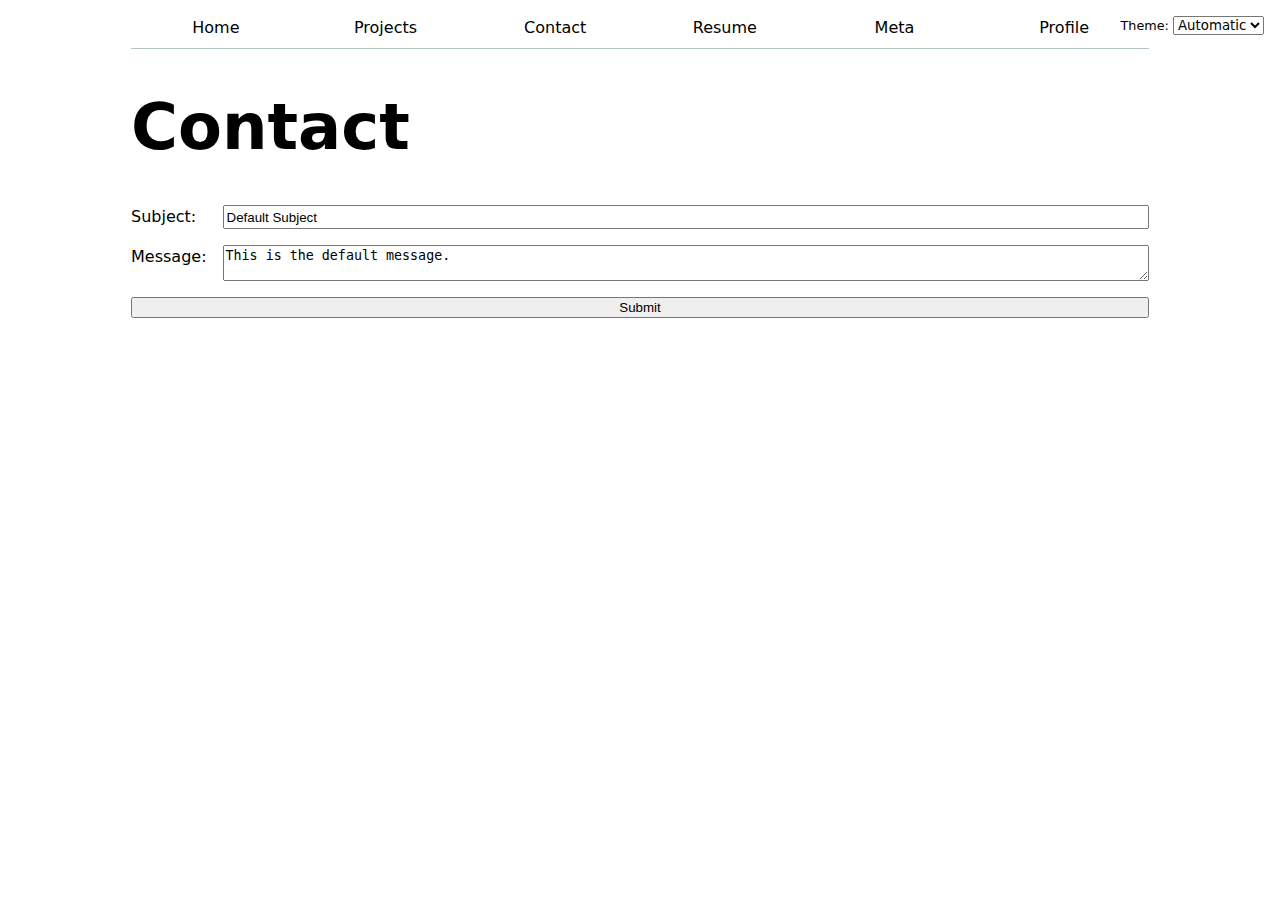
<file: contact/index.html>
<!DOCTYPE html>
<html lang="en">
<head>
    <meta charset="UTF-8">
    <meta name="viewport" content="width=device-width, initial-scale=1.0">
    <title>Contact</title>
    <link rel="stylesheet" href="../style.css">
    <script src="../global.js" type="module"></script>
</head>
<body>
    <h1>
        Contact
    </h1>
    <form action="mailto:adisurapaneni@gmail.com">
        <label>
            Subject:
            <input name="subject" value="Default Subject">
        </label>
        <label>
            Message:
            <textarea name="body">This is the default message.</textarea>
        </label>
        <button>Submit</button>
    </form>
</body>
</html>
</file>
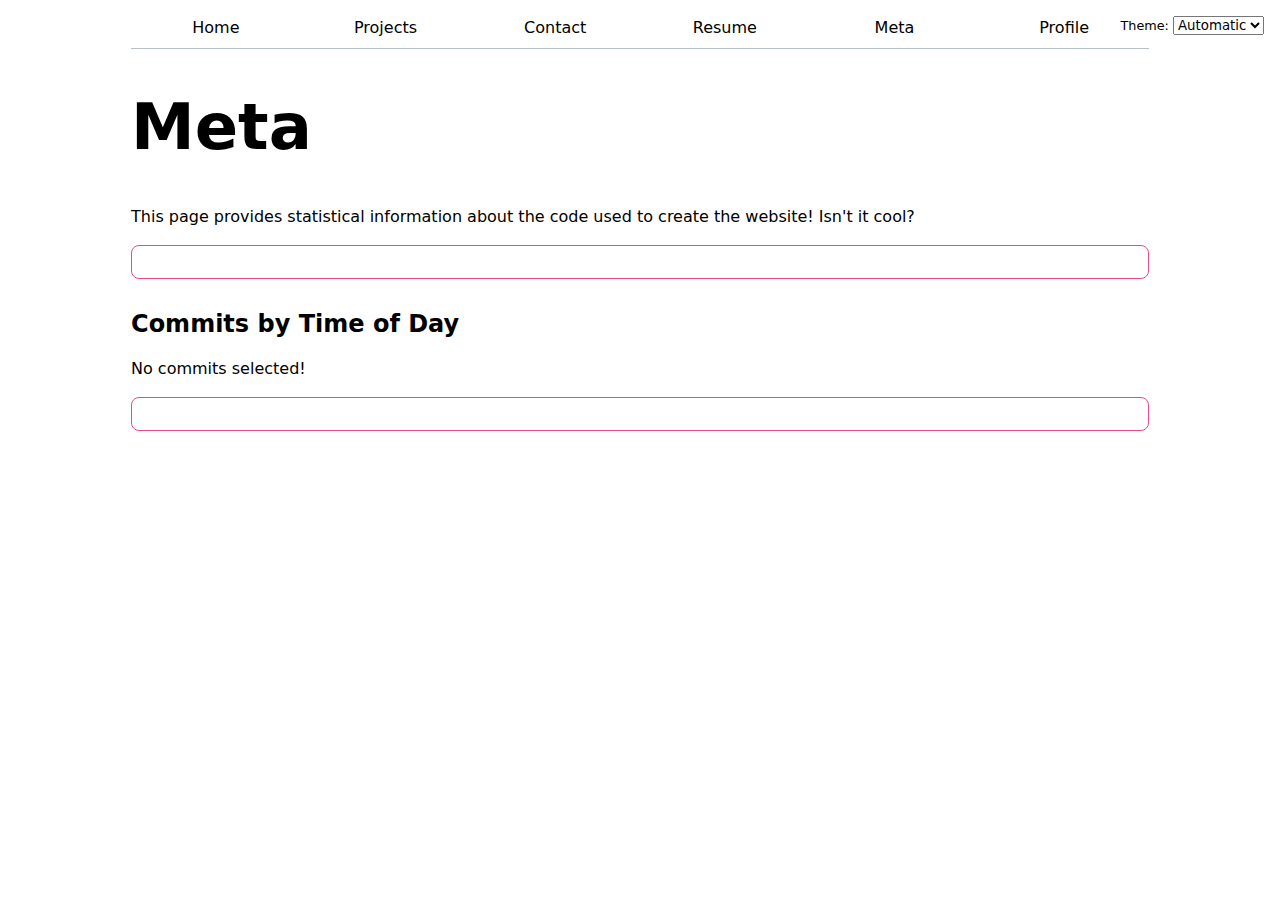
<file: meta/index.html>
<!DOCTYPE html>
<html lang="en">
<head>
    <meta charset="UTF-8">
    <meta name="viewport" content="width=device-width, initial-scale=1.0">
    <title>Meta</title>
    <link rel="stylesheet" href="../style.css">
    <script src="../global.js" type="module"></script>
    <script src="main.js" type="module"></script>
    <script src="https://d3js.org/d3.v7.min.js"></script>
</head>
<body>
    <h1>
        Meta
    </h1>
    <p>This page provides statistical information about the code used to create the website! Isn't it cool?</p>

    <div id="stats"></div>

    <h2>Commits by Time of Day</h2>
    <div id="chart"></div>
    <dl id="commit-tooltip" class="info tooltip" hidden>
        <dt>Commit</dt>
        <dd>
            <a href="" id="commit-link" target="_blank"></a>
        </dd>
      
        <dt>Date</dt>
        <dd id="commit-date"></dd>
      
        <dt>Time</dt>
        <dd id="commit-time"></dd>
      
        <dt>Author</dt>
        <dd id="commit-author"></dd>
      
        <dt>Lines Edited</dt>
        <dd id="commit-lines"></dd>
    </dl>

    <p id="selection-count">No commits selected!</p>
    <dl id="language-breakdown" class="stats"></dl>
</body>
</html>
</file>
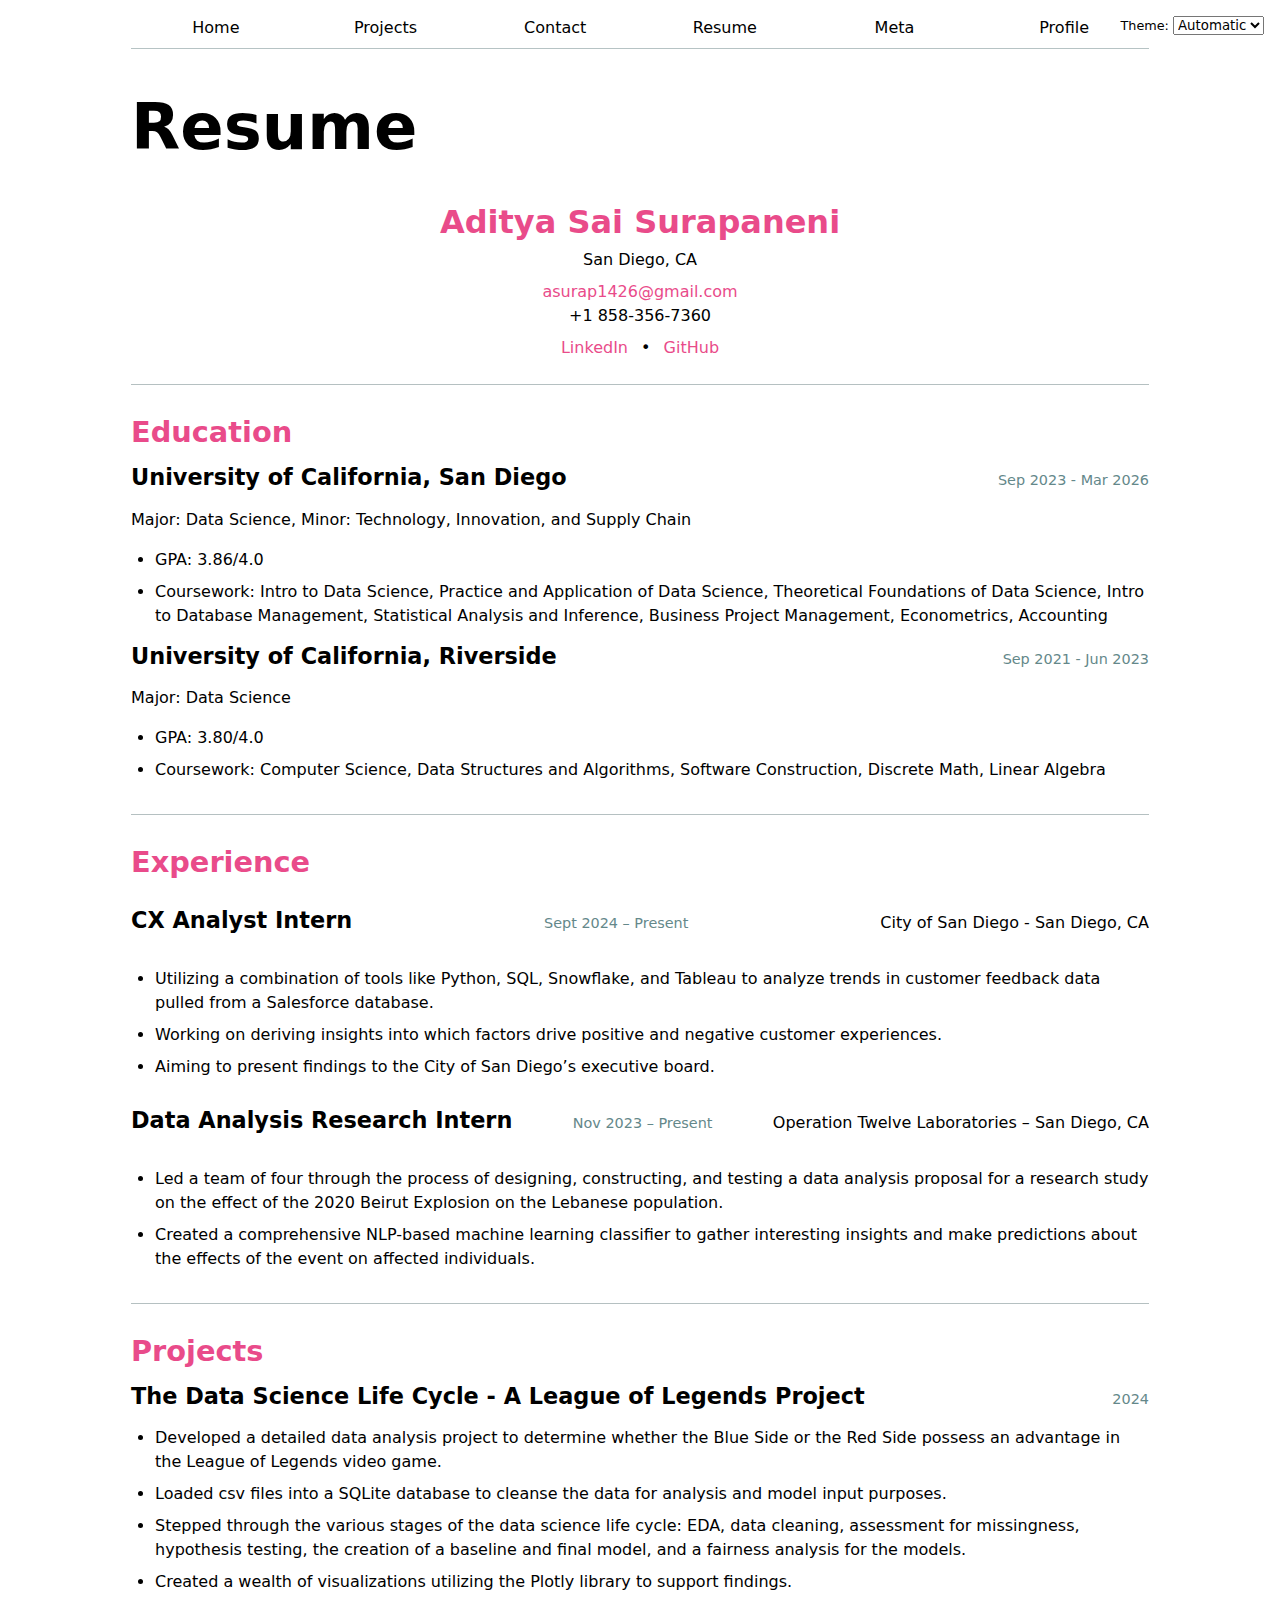
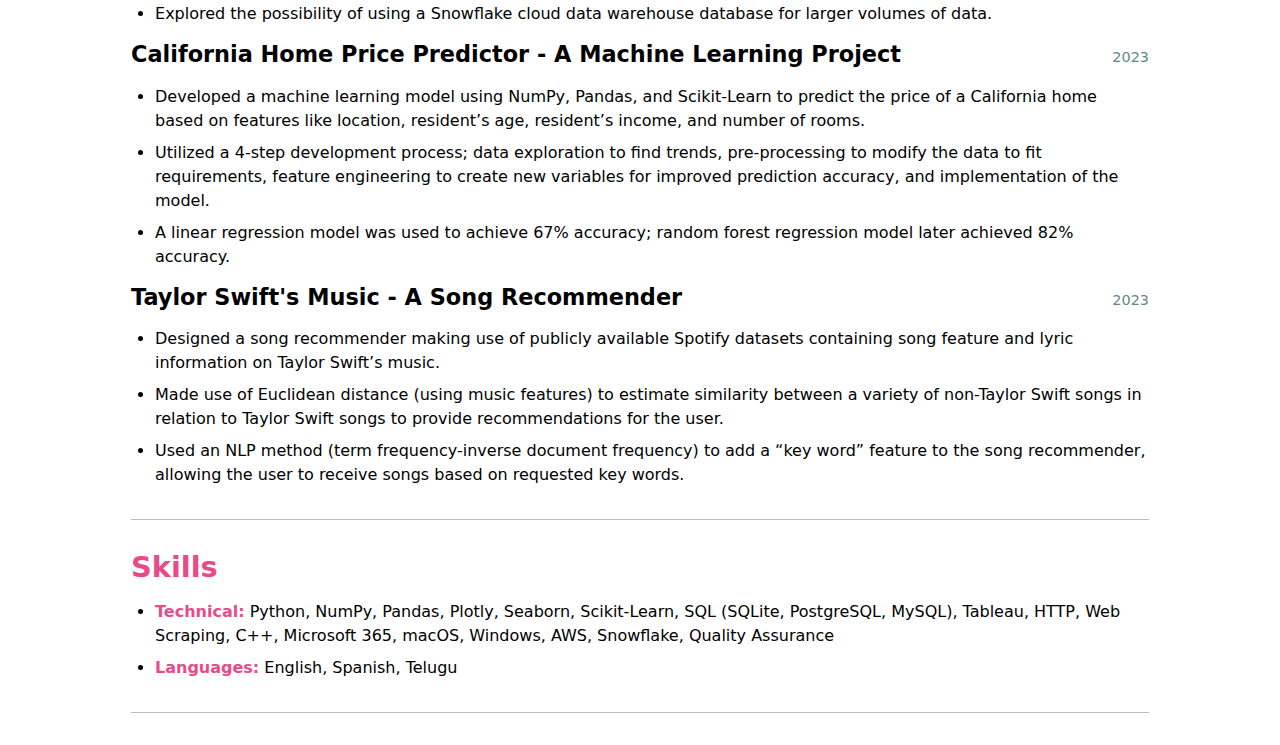
<file: resume/index.html>
<!DOCTYPE html>
<html lang="en">
<head>
    <meta charset="UTF-8">
    <meta name="viewport" content="width=device-width, initial-scale=1.0">
    <title>Resume</title>
    <link rel="stylesheet" href="../style.css">
    <script src="../global.js" type="module"></script>
</head>
<body>
    <h1>
        Resume
    </h1>

    <section class="contact-info">
        <h2>Aditya Sai Surapaneni</h2>
        <p>San Diego, CA</p>
        <p>
            <a href="mailto:asurap1426@gmail.com">asurap1426@gmail.com</a><br>
            +1 858-356-7360
        </p>
        <p>
            <a href="https://linkedin.com/in/adityas1426" target="_blank">LinkedIn</a> •
            <a href="https://github.com/adityasurap" target="_blank">GitHub</a>
        </p>
    </section>

    <section>
        <h2>Education</h2>
        <article>
            <header>
                <h3>University of California, San Diego</h3>
                <time>Sep 2023 - Mar 2026</time>
            </header>
            <p>Major: Data Science, Minor: Technology, Innovation, and Supply Chain</p>
            <ul>
                <li>GPA: 3.86/4.0</li>
                <li>Coursework: Intro to Data Science, Practice and Application of Data Science, Theoretical Foundations of Data Science, Intro to Database Management, Statistical Analysis and Inference, Business Project Management, Econometrics, Accounting</li>
            </ul>
        </article>
        <article>
            <header>
                <h3>University of California, Riverside</h3>
                <time>Sep 2021 - Jun 2023</time>
            </header>
            <p>Major: Data Science</p>
            <ul>
                <li>GPA: 3.80/4.0</li>
                <li>Coursework: Computer Science, Data Structures and Algorithms, Software Construction, Discrete Math, Linear Algebra</li>
            </ul>
        </article>
    </section>

    <section>
        <h2>Experience</h2>
        <article>
            <header>
                <h3>CX Analyst Intern</h3>
                <time>Sept 2024 – Present</time>
                <p>City of San Diego - San Diego, CA</p>
            </header>
            <ul>
                <li>Utilizing a combination of tools like Python, SQL, Snowflake, and Tableau to analyze trends in customer feedback data pulled from a Salesforce database.</li>
                <li>Working on deriving insights into which factors drive positive and negative customer experiences.</li>
                <li>Aiming to present findings to the City of San Diego’s executive board.</li>
            </ul>
        </article>
        <article>
            <header>
                <h3>Data Analysis Research Intern</h3>
                <time>Nov 2023 – Present</time>
                <p>Operation Twelve Laboratories – San Diego, CA</p>
            </header>
            <ul>
                <li>Led a team of four through the process of designing, constructing, and testing a data analysis proposal for a research study on
                    the effect of the 2020 Beirut Explosion on the Lebanese population.</li>
                <li>Created a comprehensive NLP-based machine learning classifier to gather interesting insights and make predictions about the effects of the event on affected individuals.
                </li>
            </ul>
        </article>
    </section>

    <section>
        <h2>Projects</h2>
        <article>
            <header>
                <h3>The Data Science Life Cycle - A League of Legends Project</h3>
                <time>2024</time>
            </header>
            <ul>
                <li>Developed a detailed data analysis project to determine whether the Blue Side or the Red Side possess an advantage in the League of Legends video game.</li>
                <li>Loaded csv files into a SQLite database to cleanse the data for analysis and model input purposes.</li>
                <li>Stepped through the various stages of the data science life cycle: EDA, data cleaning, assessment for missingness, hypothesis
                    testing, the creation of a baseline and final model, and a fairness analysis for the models.</li>
                <li>Created a wealth of visualizations utilizing the Plotly library to support findings.</li>
                <li>Explored the possibility of using a Snowflake cloud data warehouse database for larger volumes of data.</li>
            </ul>
        </article>
        <article>
            <header>
                <h3>California Home Price Predictor - A Machine Learning Project</h3>
                <time>2023</time>
            </header>
            <ul>
                <li>Developed a machine learning model using NumPy, Pandas, and Scikit-Learn to predict the price of a California home based
                    on features like location, resident’s age, resident’s income, and number of rooms.</li>
                <li>Utilized a 4-step development process; data exploration to find trends, pre-processing to modify the data to fit requirements, feature engineering to create new variables for improved prediction accuracy, and implementation of the model.</li>
                <li>A linear regression model was used to achieve 67% accuracy; random forest regression model later achieved 82% accuracy.</li>
            </ul>
        </article>
        <article>
            <header>
                <h3>Taylor Swift's Music - A Song Recommender</h3>
                <time>2023</time>
            </header>
            <ul>
                <li>Designed a song recommender making use of publicly available Spotify datasets containing song feature and lyric information on Taylor Swift’s music.</li>
                <li>Made use of Euclidean distance (using music features) to estimate similarity between a variety of non-Taylor Swift songs in relation to Taylor Swift songs to provide recommendations for the user.</li>
                <li>Used an NLP method (term frequency-inverse document frequency) to add a “key word” feature to the song recommender, allowing the user to receive songs based on requested key words.</li>
            </ul>
        </article>
    </section>

    <section>
        <h2>Skills</h2>
        <ul>
            <li><strong>Technical:</strong> Python, NumPy, Pandas, Plotly, Seaborn, Scikit-Learn, SQL (SQLite, PostgreSQL, MySQL), Tableau, HTTP, Web
                Scraping, C++, Microsoft 365, macOS, Windows, AWS, Snowflake, Quality Assurance</li>
            <li><strong>Languages:</strong> English, Spanish, Telugu</li>
        </ul>
    </section>
</body>
</html>
</file>
<file: style.css>
:root {
  --color-accent: oklch(65% 50% 0);
  color-scheme: light dark;
}

body {
  font: 100%/1.5 system-ui;
  max-width: 100ch;
  margin-inline: auto;
  padding-inline: 1rem;
  accent-color: var(--color-accent);
}

nav {
  --border-color: oklch(50% 10% 200 / 40%);
  display: flex;
  margin-bottom: 1rem;
  border-bottom: 1px solid var(--border-color);
}

nav a {
  flex: 1;
  text-decoration: none;
  color: inherit;
  text-align: center;
  padding: 0.5em;
}

nav a.current {
  border-bottom: 0.4em solid oklch(90% 3% 200);
  padding-bottom: 0.1em;
}

nav a:hover {
  border-bottom: 0.4em solid var(--color-accent);
  background-color: color-mix(in oklch, var(--color-accent), canvas 85%);
}

nav ul {
  display: contents;
}

nav li {
  display: contents;
}

form {
  display: grid;
  grid-template-columns: auto 1fr;
  gap: 1em;
}

form label {
  display: grid;
  grid-template-columns: subgrid;
  grid-column: 1 / -1;
}

form button {
  grid-column: 1 / -1;
}

.projects {
  display: grid;
  grid-template-columns: repeat(auto-fill, minmax(15em, 1fr));
  gap: 1em;
}

.projects article {
  display: grid;
  grid-template-rows: subgrid;
  grid-row: span 3;
}

.projects article h2 {
  margin: 0;
}

h1 {
  font-size: 400%;
}

h1, h2, h3, h4, h5, h6 {
  line-height: 1.1;
  text-wrapping: balance;
}

section {
  margin-bottom: 2rem;
  padding-bottom: 1rem;
  border-bottom: 1px solid oklch(80% 3% 200);
}

section > h2 {
  font-size: 1.8rem;
  margin-bottom: 1rem;
  color: oklch(65% 50% 0);
}

section > p a {
  color: var(--color-accent);
  text-decoration: none;
}

section > p a:hover {
  text-decoration: underline;
}

section article header {
  display: flex;
  justify-content: space-between;
  align-items: baseline;
  margin-bottom: 0.5rem;
}

section article header h3 {
  font-size: 1.4rem;
  margin: 0;
}

section article header time {
  font-size: 0.9rem;
  color: oklch(60% 10% 200);
}

ul {
  margin: 1rem 0;
  padding: 0;
  list-style-type: disc;
  margin-inline-start: 1.5rem;
}

ul li {
  margin-bottom: 0.5rem;
}

ul li strong {
  color: var(--color-accent);
}

.contact-info {
  text-align: center;
  margin-bottom: 2rem;
}

.contact-info h2 {
  margin-bottom: 0.5rem;
  font-size: 2rem;
  color: var(--color-accent);
}

.contact-info p {
  margin: 0.5rem 0;
  font-size: 1rem;
}

.contact-info a {
  color: var(--color-accent);
  text-decoration: none;
  margin: 0 0.5rem;
}

.contact-info a:hover {
  text-decoration: underline;
}

.color-scheme {
  position: absolute;
  top: 1rem;
  right: 1rem;
  font-size: 80%;
  font-family: inherit;
}

.color-scheme select {
  font-family: inherit;
}

img {
  display: block;
  margin: 0 auto;
  border-radius: 50px;
}

#profile-stats {
  display: grid;
  grid-template-columns: 1fr 1fr 1fr 1fr;
  gap: 1rem;
  margin-bottom: 2rem;
  padding: 1rem;
  border: 1px solid var(--color-accent);
  border-radius: 8px;
}

#profile-stats dl {
  display: contents;
}

#profile-stats dt {
  grid-column: span 1;
  font-weight: bold;
}

#profile-stats dd {
  grid-column: span 1;
}

.project-year {
  font-weight: normal;
  color: gray;
  font-size: 0.9rem;
  margin-left: 5px;
}

svg {
  max-width: 20em;
  margin-block: 2em;

  /* Do not clip shapes outside the viewBox. */
  overflow: visible;

  flex: 1;
}

.legend {
  display: grid;
  grid-template-columns: repeat(auto-fill, minmax(9em, 1fr));
  gap: 1rem;
  padding: 1rem;
  margin: 1rem 0;
  border: 1px solid #ccc;
  border-radius: 8px;
  background-color: #fff;
  color: #333;
  flex: 1;
}

.legend li {
  display: flex;
  align-items: center;
  gap: 0.5rem;
  list-style: none;
  padding: 0.3rem 0;
  font-size: 0.9rem;
}

.legend .swatch {
  width: 1rem;
  height: 1rem;
  background-color: var(--color);
  display: inline-block;
  border-radius: 4px;
  border: 1px solid #333;
}

.container {
  display: flex;
  gap: 1rem;
  align-items: center;
}

.searchBar {
  width: 100%;
  padding: 0.8em;
  font-size: 1rem;
}

&:has(path:hover) {
  path:not(:hover) {
      opacity: 0.2;
  }
}

path {
  transition: 300ms;
  cursor: pointer;
}

.selected {
  --color: #000000 !important;

  &:is(path) {
    fill: var(--color);
  }
}

#stats {
  display: grid;
  grid-template-columns: 1fr 1fr 1fr 1fr;
  gap: 1rem;
  margin-bottom: 2rem;
  padding: 1rem;
  border: 1px solid var(--color-accent);
  border-radius: 8px;
}

#stats dl {
  display: contents;
}

#stats dt {
  grid-column: span 1;
  font-weight: bold;
}

#stats dd {
  grid-column: span 1;
}

.gridlines line {
  stroke: #ccc;
  stroke-opacity: 0.5;
  stroke-width: 1;
}

dl.info {
  display: grid;
  grid-template-columns: auto 1fr;
  gap: 0.5em 1em;
  margin: 0;
}

dl.info dt {
  font-weight: normal;
  color: #666;
}

dl.info dd {
  font-weight: bold;
  margin: 0;
}

.tooltip {
  display: none;
  position: fixed;
  top: 1em;
  left: 1em;
  background: #f0e9e9;
  color: #242121;
  padding: 0.5em 1em;
  box-shadow: inset 1 1 1 1px #243121;
  border-radius: 5px;
  font-size: 0.9em;
  white-space: nowrap;
}

.tooltip.show {
  display: block;
}

circle {
  transition: 200ms;
  transform-origin: center;
  transform-box: fill-box;
}

circle:hover {
  transform: scale(1.5);
}

dl.info {
  /* ... other styles ... */
  transition-duration: 500ms;
  transition-property: opacity, visibility;
}

dl.info[hidden]:not(:hover, :focus-within) {
  opacity: 0;
  visibility: hidden;
}

circle.selected {
  fill: #ff6b6b;
}

@keyframes marching-ants {
  to {
    stroke-dashoffset: -8; /* 5 + 3 */
  }
}

.selection {
  fill-opacity: 0.1;
  stroke: black;
  stroke-opacity: 0.7;
  stroke-dasharray: 5 3;
  animation: marching-ants 2s linear infinite;
}

circle.selected {
  fill: #ff6b6b;
}

#language-breakdown {
  display: grid;
  grid-template-columns: 1fr 1fr;
  gap: 1rem;
  margin-bottom: 2rem;
  padding: 1rem;
  border: 1px solid var(--color-accent);
  border-radius: 8px;
}

#language-breakdown dl {
  display: contents;
}

#language-breakdown dt {
  grid-column: span 1;
  font-weight: bold;
}

#language-breakdown dd {
  grid-column: span 1;
  text-align: right;
}

svg {
  width: 100%;
  max-width: none;
}
</file>
